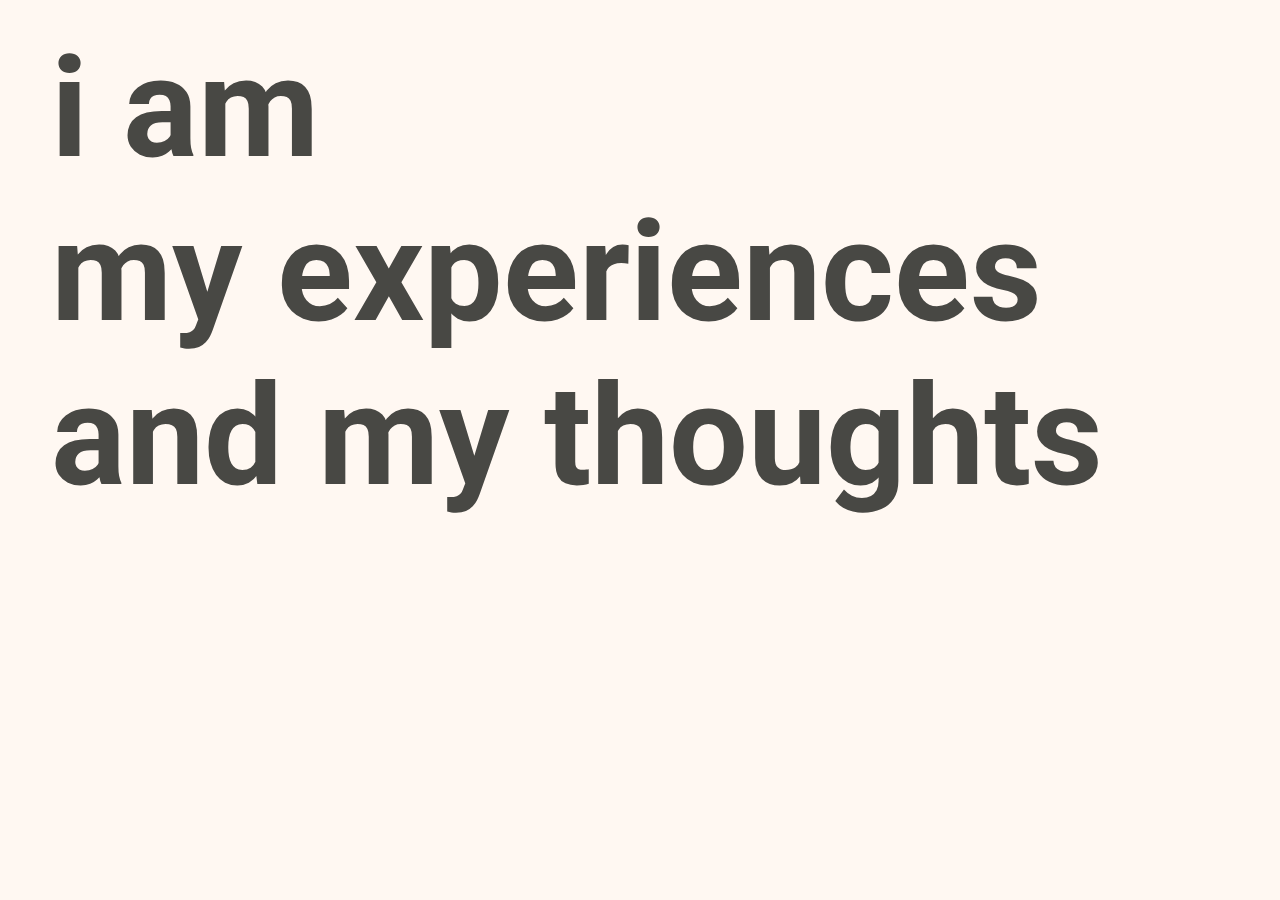
<file: index.html>
<!doctype html>
<html lang="en">
  <head>
    <title>DanielNG</title>
    <!-- Required meta tags -->
    <meta charset="utf-8">
    <meta name="viewport" content="width=device-width, initial-scale=1, shrink-to-fit=no">

    <!-- Bootstrap CSS -->
    <link rel="stylesheet" href="https://stackpath.bootstrapcdn.com/bootstrap/4.3.1/css/bootstrap.min.css" integrity="sha384-ggOyR0iXCbMQv3Xipma34MD+dH/1fQ784/j6cY/iJTQUOhcWr7x9JvoRxT2MZw1T" crossorigin="anonymous">
    <link rel="stylesheet" type="text/css" href="css/style.css">
    <link href="https://fonts.googleapis.com/css2?family=Roboto:wght@400;700&display=swap" rel="stylesheet"> 
    <script type="text/javascript" src="js/jsfile.js"></script>
    <script type="text/javascript" src="js/jquery.js"></script>
    <!-- Global site tag (gtag.js) - Google Analytics -->
<script async src="https://www.googletagmanager.com/gtag/js?id=UA-170229688-1"></script>
<script>
  window.dataLayer = window.dataLayer || [];
  function gtag(){dataLayer.push(arguments);}
  gtag('js', new Date());

  gtag('config', 'UA-170229688-1');
</script>

  </head>
  <body>
          <!-- If you're looking at this right now., I'm honored . I've been working on this site fora while and wanted 
                to be able to get it exactly where I wanted it to be. So the fact that you would  at the source code is really
                awesome to me . Anyways, I hope that you like the site and think it's cool but if you want to talk to 
                me about it  dm me on Instagram: @danielng.exe. 
        
                        ps. If you keep looking at the source code you'll find even more comments like this.... -->
            <div class = " row  menulayout">
                  <div class=  " col innerElement"><a href="i-am.html" >i am</a> <span id ="i-am" class= "spanElement">About me and what I want to do.</span></div>  
                  <div class=  " col innerElement"><a href="my-experiences.html">my experiences</a><span id ="my-experiences" class= "spanElement">Where I’ve worked and what I’ve worked on.</span></div> 
                  <div class=  " col innerElement"><a href="and-my-thoughts.html" >and my thoughts</a><span  id ="and-my-thoughts" class= "spanElement" >A portfolio of my ideas and writings. </span></div>
        </div>
      
    <!-- Optional JavaScript -->
    <!-- jQuery first, then Popper.js, then Bootstrap JS -->
    <script src="https://code.jquery.com/jquery-3.3.1.slim.min.js" integrity="sha384-q8i/X+965DzO0rT7abK41JStQIAqVgRVzpbzo5smXKp4YfRvH+8abtTE1Pi6jizo" crossorigin="anonymous"></script>
    <script src="https://cdnjs.cloudflare.com/ajax/libs/popper.js/1.14.7/umd/popper.min.js" integrity="sha384-UO2eT0CpHqdSJQ6hJty5KVphtPhzWj9WO1clHTMGa3JDZwrnQq4sF86dIHNDz0W1" crossorigin="anonymous"></script>
    <script src="https://stackpath.bootstrapcdn.com/bootstrap/4.3.1/js/bootstrap.min.js" integrity="sha384-JjSmVgyd0p3pXB1rRibZUAYoIIy6OrQ6VrjIEaFf/nJGzIxFDsf4x0xIM+B07jRM" crossorigin="anonymous"></script>
  </body>
</html>
</file>
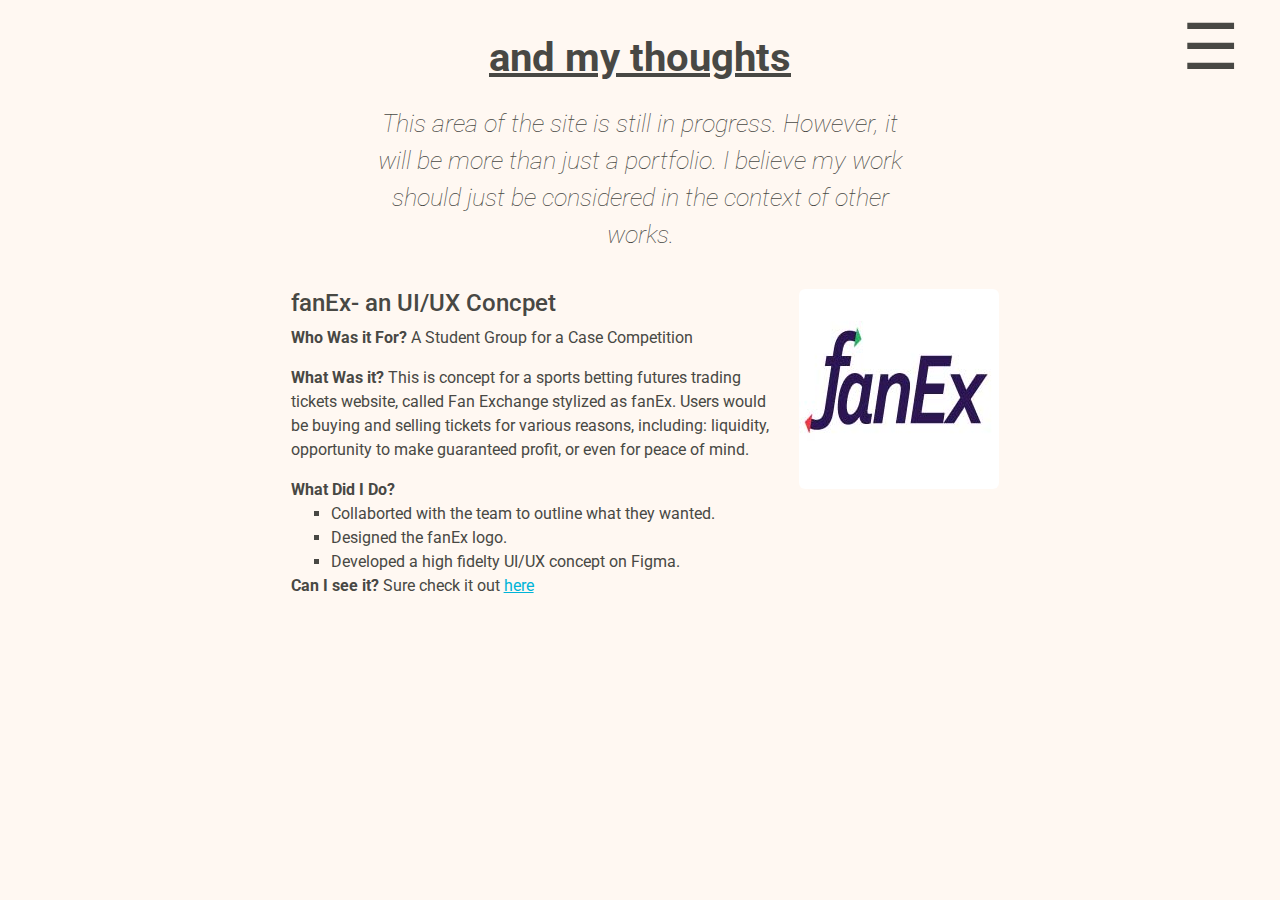
<file: and-my-thoughts.html>
<!doctype html>
<html lang="en">
  <head>
    <title>DanielNG</title>
    <!-- Required meta tags -->
    <meta charset="utf-8">
    <meta name="viewport" content="width=device-width, initial-scale=1, shrink-to-fit=no">

    <!-- Bootstrap CSS -->
    <link rel="stylesheet" href="https://stackpath.bootstrapcdn.com/bootstrap/4.3.1/css/bootstrap.min.css" integrity="sha384-ggOyR0iXCbMQv3Xipma34MD+dH/1fQ784/j6cY/iJTQUOhcWr7x9JvoRxT2MZw1T" crossorigin="anonymous">
    <link rel="stylesheet" type="text/css" href="css/style.css">
    <link href="https://fonts.googleapis.com/css2?family=Roboto:ital,wght@0,100;0,300;0,400;0,500;0,700;0,900;1,100;1,300;1,500&display=swap" rel="stylesheet"> 
    
    <script type="text/javascript" src="js/jquery.js"></script>
    <!-- Global site tag (gtag.js) - Google Analytics -->
<script async src="https://www.googletagmanager.com/gtag/js?id=UA-170229688-1"></script>
<script>
  window.dataLayer = window.dataLayer || [];
  function gtag(){dataLayer.push(arguments);}
  gtag('js', new Date());

  gtag('config', 'UA-170229688-1');
</script>

  </head>
  <body>
          <!-- If you're looking at this right now., I'm honored . I've been working on this site for a while and wanted 
                to be able to get it exactly where I wanted it to be. So the fact that you would  peek at the source code is really
                awesome to me . Anyways, I hope that you like the site and think it's cool but if you want to talk to 
                me about it  dm me on Instagram: @danielng.exe.  
        
                        ps. If you keep looking at the source code you'll find even more comments like this....  -->
                        
                        <div id="myNav" class="overlay">
                          <a href="javascript:void(0)" class="closebtn" onclick="closeNav()">&times;</a>
                          <div class="overlay-content">
                            <a href="i-am.html">i am<span id ="overlay-iam" class="overlayspans">About me and what I want to do.</span></a>
                            <a href="my-experiences.html">my experiences<span id ="overlay-imyexp" class="overlayspans">Where I’ve worked and what I’ve worked on.</span></a>
                            <a href="and-my-thoughts.html">and my thoughts<span id ="overlay-mythoughts" class="overlayspans">A portfolio of my ideas and writings. </span></a>
                          </div>
                        </div>
                        <span class = "hamburger" onclick="openNav()">&#9776; </span>

                        <div class="container" >
                            <div class="row">
                              <div class="col-md-auto pageTitle">
                            and my thoughts
                              </div>
                            </div>
                            <div class="row">
                                <div class ="col-md-auto subTitles"> 
                                    <p id ="myQuote"> This area of the site is still in progress. However, it will be more than just a portfolio. I believe my work should just be considered in the context of other works.</p>
                                </div>
                                <div>
                                    <div class = "row justify-content-md-center"">
                                        <div class= "col-md-8 cardCenter">
                                            <div class="media">
                                                <div class="media-body resume">
                                                  <h4 class="mt-0"> fanEx- an UI/UX Concpet</h4>
                                                  <p><b> Who Was it For?</b> A Student Group for a Case Competition</p>
                                                  <p><b> What Was it?</b> This is concept for a sports betting futures trading tickets website, called Fan Exchange stylized as fanEx. Users would be buying and selling tickets for various reasons, including: liquidity, opportunity to make guaranteed profit, or even for peace of mind.</p>
                                                  <b> What Did I Do?</b>
                                                  <ul class="mb-0">
                                                      <li>Collaborted with the team to outline what they wanted.</li>
                                                      <li>Designed the fanEx logo.</li>
                                                      <li>Developed a high fidelty UI/UX concept on Figma.</li>
                                                  </ul>
                                                  <p><b> Can I see it?</b> Sure check it out <a href ="https://xd.adobe.com/view/00c5d980-5b3a-48e3-6bfd-b1f31bf2888c-76f4/?fullscreen" class="linkstyling">here</a></p>
                                                </div>
                                                <img src="images/fanexlogo.jpg" class="align-self-right mr-3" alt="...">
                                              </div>
                                        </div>
                                    </div>
                        
    <!-- Optional JavaScript -->
    <script type="text/javascript" src="js/jsfile.js"></script>
    <!-- jQuery first, then Popper.js, then Bootstrap JS -->
    <script src="https://code.jquery.com/jquery-3.3.1.slim.min.js" integrity="sha384-q8i/X+965DzO0rT7abK41JStQIAqVgRVzpbzo5smXKp4YfRvH+8abtTE1Pi6jizo" crossorigin="anonymous"></script>
    <script src="https://cdnjs.cloudflare.com/ajax/libs/popper.js/1.14.7/umd/popper.min.js" integrity="sha384-UO2eT0CpHqdSJQ6hJty5KVphtPhzWj9WO1clHTMGa3JDZwrnQq4sF86dIHNDz0W1" crossorigin="anonymous"></script>
    <script src="https://stackpath.bootstrapcdn.com/bootstrap/4.3.1/js/bootstrap.min.js" integrity="sha384-JjSmVgyd0p3pXB1rRibZUAYoIIy6OrQ6VrjIEaFf/nJGzIxFDsf4x0xIM+B07jRM" crossorigin="anonymous"></script>
  </body>
</html>
</file>
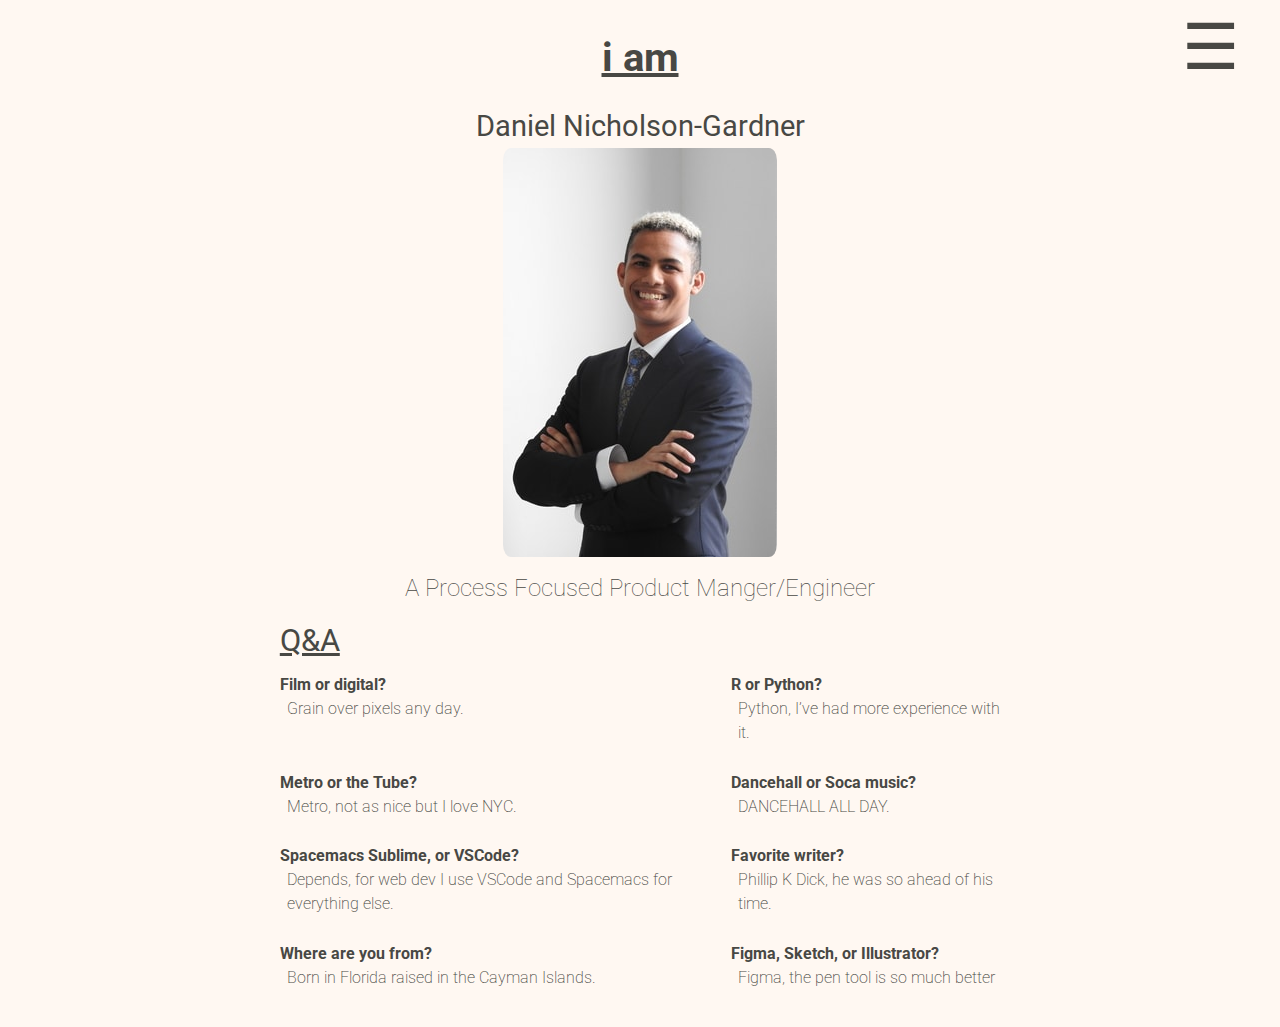
<file: i-am.html>
<!doctype html>
<html lang="en">
  <head>
    <title>DanielNG</title>
    <!-- Required meta tags -->
    <meta charset="utf-8">
    <meta name="viewport" content="width=device-width, initial-scale=1, shrink-to-fit=no">

    <!-- Bootstrap CSS -->
    <link rel="stylesheet" href="https://stackpath.bootstrapcdn.com/bootstrap/4.3.1/css/bootstrap.min.css" integrity="sha384-ggOyR0iXCbMQv3Xipma34MD+dH/1fQ784/j6cY/iJTQUOhcWr7x9JvoRxT2MZw1T" crossorigin="anonymous">
    <link rel="stylesheet" type="text/css" href="css/style.css">
    <link href="https://fonts.googleapis.com/css2?family=Roboto:ital,wght@0,100;0,300;0,400;0,500;0,700;0,900;1,100;1,300;1,500&display=swap" rel="stylesheet"> 
    <script type="text/javascript" src="js/jsfile.js"></script>
    <script type="text/javascript" src="js/jquery.js"></script>
    <!-- Global site tag (gtag.js) - Google Analytics -->
<script async src="https://www.googletagmanager.com/gtag/js?id=UA-170229688-1"></script>
<script>
  window.dataLayer = window.dataLayer || [];
  function gtag(){dataLayer.push(arguments);}
  gtag('js', new Date());

  gtag('config', 'UA-170229688-1');
</script>

    
  </head>
  <body>
          <!-- -->
          
        <div id="myNav" class="overlay">
          <a href="javascript:void(0)" class="closebtn" onclick="closeNav()">&times;</a>
          <div class="overlay-content">
            <a href="i-am.html">i am<span id ="overlay-iam" class="overlayspans">About me and what I want to do.</span></a>
            <a href="my-experiences.html">my experiences<span id ="overlay-imyexp" class="overlayspans">Where I’ve worked and what I’ve worked on.</span></a>
            <a href="and-my-thoughts.html">and my thoughts<span id ="overlay-mythoughts" class="overlayspans">A portfolio of my ideas and writings. </span></a>
          </div>
        </div>
          <span class = "hamburger" onclick="openNav()">&#9776; </span>
        
        <div class="container" >
          <div class="row">
            <div class="col-md-auto pageTitle">
              i am
              </div>
            </div>
          <div class="row">
            <div class="col-md-auto subTitles">
              <p id="name"> Daniel Nicholson-Gardner</p>
              <img id="mypic"src="images/i-amprofilepics.jpg">
              <p id ="tagline"> A Process Focused Product Manger/Engineer</p>
            </div>
          </div>

          <!-- BEGINING OF THE  QA-->
          <div class="row justify-content-center">
            <div class="col-md-auto"></div>
            <div class="col-md-8 ">
              <table class ="table table-borderless  table-sm tableMove">
                <thead>
                  <tr>
                            <th id = "qaTitle"> Q&A</th>
                            <th></th>
                  </tr>    
                </thead>
                <tbody>
                  <tr>
                    <th>Film or digital?
                      <p class="answers"> Grain over pixels any day.</p>
                    </th>
                    <td class = "questions">R or Python?
                      <p class="answers"> Python, I’ve had more experience with it.</p>
                    </td>
                  </tr>
                  <tr>
                    <th>Metro or the Tube?
                      <p class="answers">Metro, not as nice but I love NYC.</p>
                    </th>
                    <td class = "questions">Dancehall or Soca music?
                      <p class="answers">DANCEHALL ALL DAY.</p>
                    </td>
                  </tr>
                  <tr>
                    <th>Spacemacs Sublime, or VSCode?
                      <p class="answers">Depends, for web dev I use VSCode and Spacemacs for everything else.</p>
                    </th>
                    <td class = "questions">Favorite writer?
                      <p class="answers">Phillip K Dick, he was so ahead of his time.</p>
                    </td>
                  </tr>
                  <tr>
                    <th>Where are you from?
                      <p class="answers"> Born in Florida raised in the Cayman Islands.</p>
                    </th>
                    <td class = "questions">Figma, Sketch, or Illustrator?
                      <p class="answers">Figma, the pen tool is so much better</p>
                    </td>
                  </tr>
                </tbody>
              </table>
            </div>
            <div class="col-md-auto"></div>
          </div>
          <div class="row">
                  <div class="col-md-6  ">

                    </div>

          </div>
        </div>
                        
    <!-- Optional JavaScript -->
    
    <!-- jQuery first, then Popper.js, then Bootstrap JS -->
    
  </body>
  
</html>
</file>
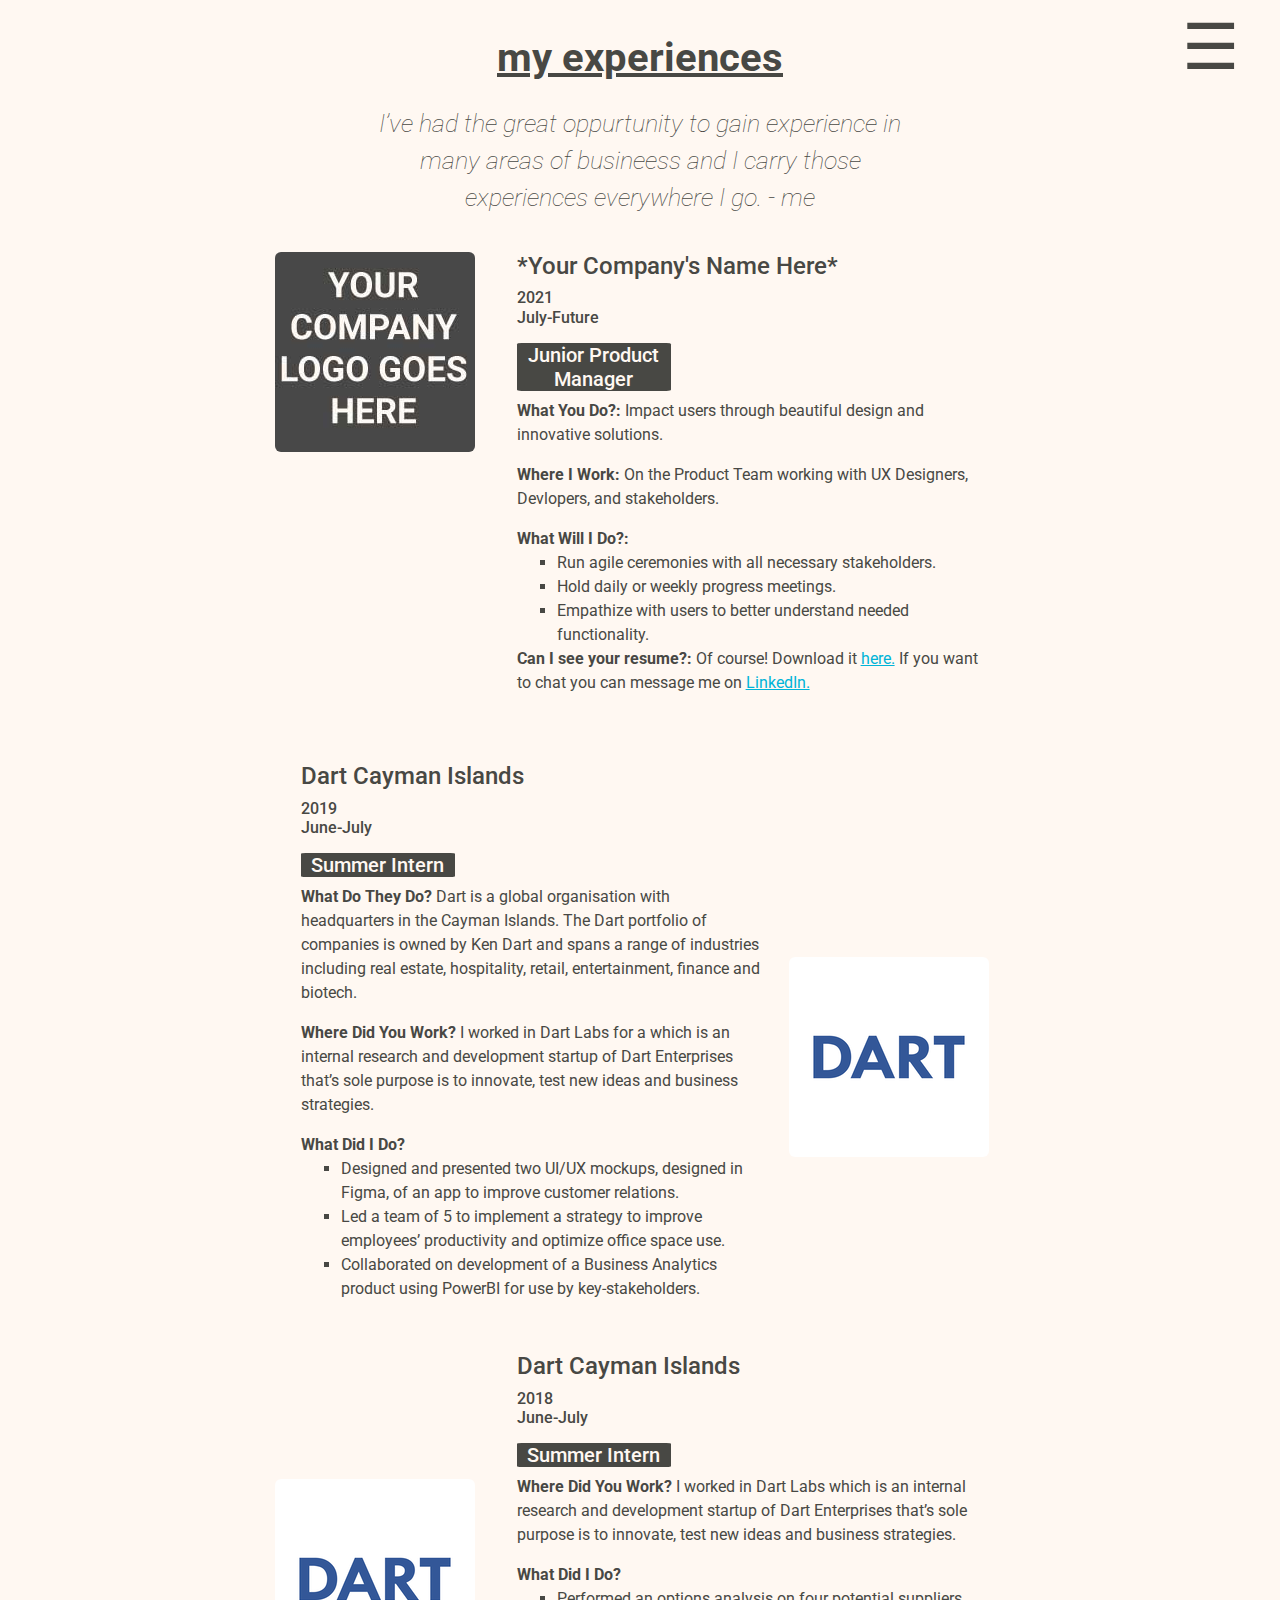
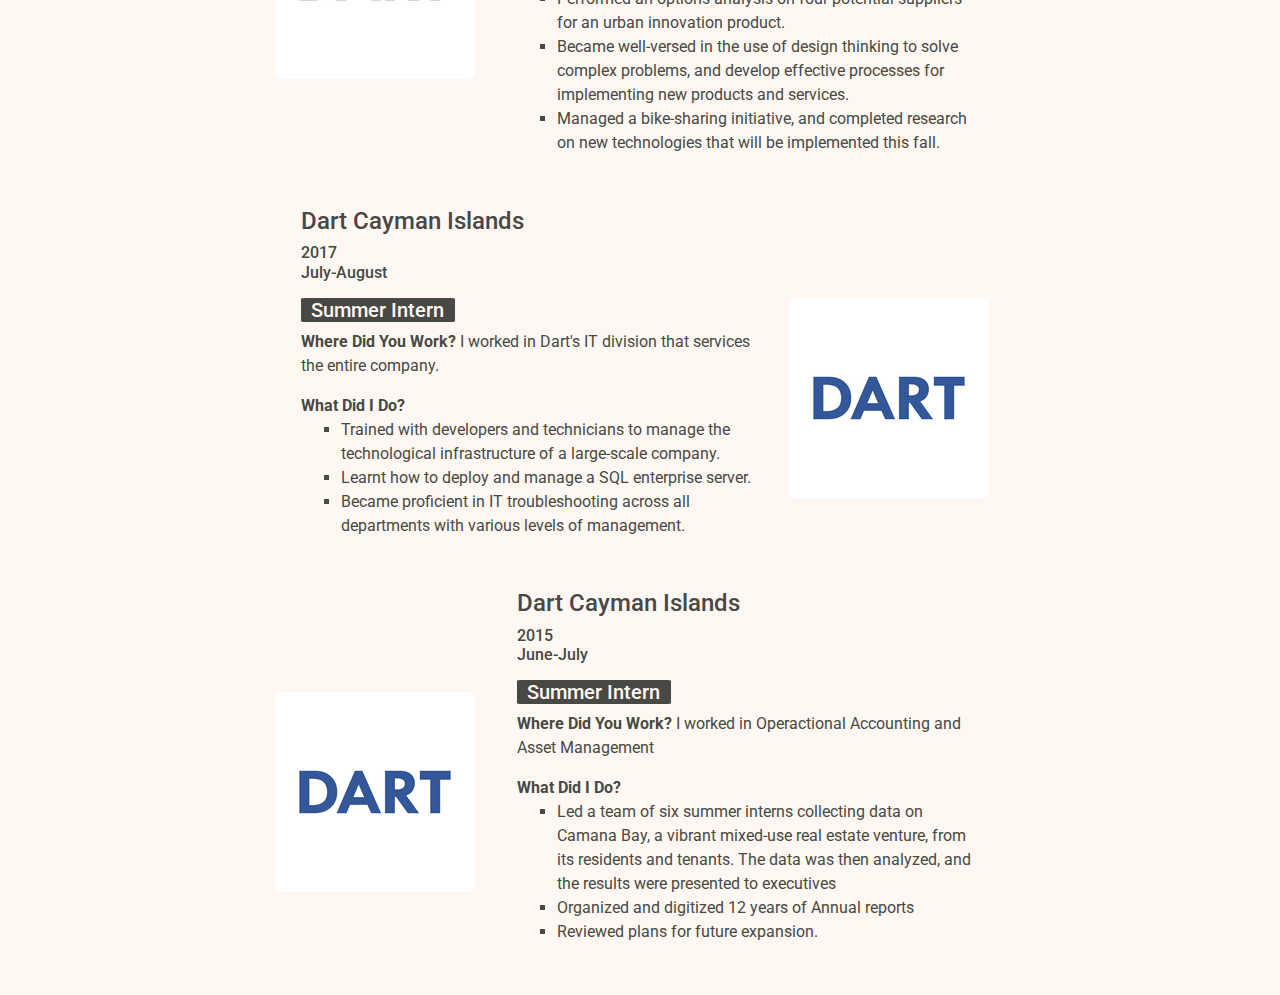
<file: my-experiences.html>
<!doctype html>
<html lang="en">
  <head>
    <title>DanielNG</title>
    <!-- Required meta tags -->
    <meta charset="utf-8">
    <meta name="viewport" content="width=device-width, initial-scale=1, shrink-to-fit=no">

    <!-- Bootstrap CSS -->
    <link rel="stylesheet" href="https://stackpath.bootstrapcdn.com/bootstrap/4.3.1/css/bootstrap.min.css" integrity="sha384-ggOyR0iXCbMQv3Xipma34MD+dH/1fQ784/j6cY/iJTQUOhcWr7x9JvoRxT2MZw1T" crossorigin="anonymous">
    <link rel="stylesheet" type="text/css" href="css/style.css">
    <link href="https://fonts.googleapis.com/css2?family=Roboto:ital,wght@0,100;0,300;0,400;0,500;0,700;0,900;1,100;1,300;1,500&display=swap" rel="stylesheet"> 
    <script type="text/javascript" src="js/jsfile.js"></script>
    <script type="text/javascript" src="js/jquery.js"></script>
    <!-- Global site tag (gtag.js) - Google Analytics -->
<script async src="https://www.googletagmanager.com/gtag/js?id=UA-170229688-1"></script>
<script>
  window.dataLayer = window.dataLayer || [];
  function gtag(){dataLayer.push(arguments);}
  gtag('js', new Date());

  gtag('config', 'UA-170229688-1');
</script>

  </head>
  <body>
          <!--  -->
                        <!-- Navigation-->
                        <div id="myNav" class="overlay">
                          <a href="javascript:void(0)" class="closebtn" onclick="closeNav()">&times;</a>
                          <div class="overlay-content">
                            <a href="i-am.html">i am<span id ="overlay-iam" class="overlayspans">About me and what I want to do.</span></a>
                            <a href="my-experiences.html">my experiences<span id ="overlay-imyexp" class="overlayspans">Where I’ve worked and what I’ve worked on.</span></a>
                            <a href="and-my-thoughts.html">and my thoughts<span id ="overlay-mythoughts" class="overlayspans">A portfolio of my ideas and writings. </span></a>
                          </div>
                        </div>
                        <span class = "hamburger" onclick="openNav()">&#9776; </span>
                    <!-- End of  Navigation-->
                        <div class="container" >
                            <div class="row">
                              <div class="col-md-auto pageTitle">
                            my experiences
                              </div>
                            </div>
                            <div class="row">
                                <div class ="col-md-auto subTitles"> 
                                    <p id ="myQuote"> I’ve had the great oppurtunity to gain experience in many areas of busineess and I carry those experiences everywhere I go. - me</p>
                                </div>
                            </div>
                            <!--YOUR COMPANY HERE STUFF-->
                            <div class = "row justify-content-md-center"">
                                <div class= "col-md-8 cardCenter">
                                    <div class="media">
                                        <img src="images/yourcompanylogo.jpg" class="align-self-start mr-3" alt="...">
                                        <div class="media-body resume">
                                          <h4 class="mt-0">*Your Company's Name Here*</h4>
                                          <h6 class="mt-0 rightDate">2021 <p>July-Future</p></h5>
                                            <div class="outlineText"><h5>Junior Product Manager</h5></div>
                                            <p><b> What You Do?:</b> Impact users through beautiful design and innovative solutions.</p>
                                            <p><b> Where I Work:</b> On the Product Team working with UX Designers, Devlopers, and stakeholders.</p>
                                            <b> What Will I Do?:</b>
                                            <ul class="mb-0">
                                                <li>Run agile ceremonies with all necessary stakeholders.</li>
                                                <li>Hold daily or weekly progress meetings.</li>
                                                <li>Empathize with users to better understand needed functionality.</li>
                                            </ul>
                                            <p><b> Can I see your resume?:</b> Of course! Download it  <a href="images/DNG Resumev8.pdf"  class  =" linkstyling">here.</a> If you want to chat you can message me on <a href="https://www.linkedin.com/in/ngardnerdaniel/" class="linkstyling"> LinkedIn.</a> </p>
                                        </div>
                                      </div>
                                </div>
                            </div>
                                        <!--DART-->
                            <div class = "row justify-content-md-center"">
                                <div class= "col-md-8 cardCenter">
                                    <div class="media">
                                        <div class="media-body resume">
                                          <h4 class="mt-0">Dart Cayman Islands</h4>
                                          <h6 class="mt-0 rightDate">2019<p>June-July </p></h5>
                                            <div class="outlineText role"><h5>Summer Intern</h5></div>
                                          <p><b> What Do They Do?</b> Dart is a global organisation with headquarters in the Cayman Islands. The Dart portfolio of companies is owned by Ken Dart and spans a range of industries including real estate, hospitality, retail, entertainment, finance and biotech.</p>
                                          <p><b>Where Did You Work?</b>  I worked in Dart Labs for a which is an internal research and development startup of Dart Enterprises that’s sole purpose is to innovate, test new ideas and business strategies.</p>
                                          <b> What Did I Do?</b>
                                          <ul class="mb-0">
                                              <li>Designed and presented two UI/UX mockups, designed in Figma, of an app to improve customer relations.</li>
                                              <li>Led a team of 5 to implement a strategy to improve employees’ productivity and optimize office space use.</li>
                                              <li>Collaborated on development of a Business Analytics product using PowerBI for use by key-stakeholders.</li>
                                          </ul>
                                        </div>
                                        <img src="images/dart.png" class="align-self-center mr-3" alt="...">
                                      </div>
                                </div>
                            </div>
                

                            <div class = "row justify-content-md-center"">
                                <div class= "col-md-8 cardCenter">
                                    <div class="media">
                                        <img src="images/dart.png" class="align-self-center mr-3" alt="...">
                                        <div class="media-body resume">
                                            <h4 class="mt-0">Dart Cayman Islands</h4>
                                            <h6 class="mt-0 rightDate">2018 <p>June-July </p></h5>
                                              <div class="outlineText role"><h5>Summer Intern</h5></div>
                                              <p><b>Where Did You Work?</b>  I worked in Dart Labs which is an internal research and development startup of Dart Enterprises that’s sole purpose is to innovate, test new ideas and business strategies.</p>
                                              <b> What Did I Do?</b>
                                              <ul class="mb-0">
                                                  <li>Performed an options analysis on four potential suppliers for an urban innovation product.</li>
                                                  <li>Became well-versed in the use of design thinking to solve complex problems, and develop effective processes for implementing new products and services.</li>
                                                  <li>Managed a bike-sharing initiative, and completed research on new technologies that will be implemented this fall.</li>
                                              </ul>
                                        </div>
                                      </div>
                                </div>
                            </div>

                            <div class = "row justify-content-md-center"">
                                <div class= "col-md-8 cardCenter">
                                    <div class="media">
                                        <div class="media-body resume">
                                          <h4 class="mt-0">Dart Cayman Islands</h4>
                                          <h6 class="mt-0 rightDate">2017<p>July-August </p></h5>
                                            <div class="outlineText role"><h5>Summer Intern</h5></div>
                                          <p><b>Where Did You Work?</b>  I worked in Dart's IT division that services the entire company. </p>
                                          <b> What Did I Do?</b>
                                          <ul class="mb-0">
                                              <li>Trained with developers and technicians to manage the technological infrastructure of a large-scale company.</li>
                                              <li>Learnt how to deploy and manage a SQL enterprise server.</li>
                                              <li>Became proficient in IT troubleshooting across all departments with various levels of management.</li>
                                          </ul>
                                        </div>
                                        <img src="images/dart.png" class="align-self-center mr-3" alt="...">
                                      </div>
                                </div>
                            </div>

                            <div class = "row justify-content-md-center"">
                                <div class= "col-md-8 cardCenter">
                                    <div class="media">
                                        <img src="images/dart.png" class="align-self-center mr-3" alt="...">
                                        <div class="media-body resume">
                                            <h4 class="mt-0">Dart Cayman Islands</h4>
                                            <h6 class="mt-0 rightDate">2015 <p>June-July </p></h5>
                                              <div class="outlineText role"><h5>Summer Intern</h5></div>
                                              <p><b>Where Did You Work?</b> I worked in Operactional Accounting and Asset Management</p>
                                              <b> What Did I Do?</b>
                                              <ul class="mb-0">
                                                  <li>Led a team of six summer interns collecting data on Camana Bay, a vibrant mixed-use real estate venture, from its residents and tenants. The data was then analyzed, and the results were presented to executives</li>
                                                  <li>Organized and digitized 12 years of Annual reports </li>
                                                  <li>Reviewed plans for future expansion.</li>
                                              </ul>
                                        </div>
                                      </div>
                                </div>
                            </div>
                        </div>

    <!-- Optional JavaScript -->
    
    <!-- jQuery first, then Popper.js, then Bootstrap JS -->
    <script src="https://code.jquery.com/jquery-3.3.1.slim.min.js" integrity="sha384-q8i/X+965DzO0rT7abK41JStQIAqVgRVzpbzo5smXKp4YfRvH+8abtTE1Pi6jizo" crossorigin="anonymous"></script>
    <script src="https://cdnjs.cloudflare.com/ajax/libs/popper.js/1.14.7/umd/popper.min.js" integrity="sha384-UO2eT0CpHqdSJQ6hJty5KVphtPhzWj9WO1clHTMGa3JDZwrnQq4sF86dIHNDz0W1" crossorigin="anonymous"></script>
    <script src="https://stackpath.bootstrapcdn.com/bootstrap/4.3.1/js/bootstrap.min.js" integrity="sha384-JjSmVgyd0p3pXB1rRibZUAYoIIy6OrQ6VrjIEaFf/nJGzIxFDsf4x0xIM+B07jRM" crossorigin="anonymous"></script>
  </body>
</html>
</file>
<file: template.html>
<!doctype html>
<html lang="en">
  <head>
    <title>ng-daniel</title>
    <!-- Required meta tags -->
    <meta charset="utf-8">
    <meta name="viewport" content="width=device-width, initial-scale=1, shrink-to-fit=no">

    <!-- Bootstrap CSS -->
    <link rel="stylesheet" href="https://stackpath.bootstrapcdn.com/bootstrap/4.3.1/css/bootstrap.min.css" integrity="sha384-ggOyR0iXCbMQv3Xipma34MD+dH/1fQ784/j6cY/iJTQUOhcWr7x9JvoRxT2MZw1T" crossorigin="anonymous">
    <link rel="stylesheet" type="text/css" href="css/style.css">
    <link href="https://fonts.googleapis.com/css2?family=Roboto:ital,wght@0,100;0,300;0,400;0,500;0,700;0,900;1,100;1,300;1,500&display=swap" rel="stylesheet"> 
    
    <script type="text/javascript" src="js/jquery.js"></script>
  </head>
  <body>
          <!-- If you're looking at this right now., I'm honored . I've been working on this site fora while and wanted 
                to be able to get it exactly where I wanted it to be. So the fact that you would  at the source code is really
                awesome to me . Anyways, I hope that you like the site and think it's cool but if you want to talk to 
                me about it  dm me on Instagram: @danielng.exe.  
        
                        ps. If you keep looking at the source code you'll find even more comments like this....  -->
                        <div id="myNav" class="overlay">
                          <a href="javascript:void(0)" class="closebtn" onclick="closeNav()">&times;</a>
                          <div class="overlay-content">
                            <a href="i-am.html">i am<span id ="overlay-iam" class="overlayspans">About me and what I want to do.</span></a>
                            <a href="my-experiences.html">my experiences<span id ="overlay-imyexp" class="overlayspans">Where I’ve worked and what I’ve worked on.</span></a>
                            <a href="and-my-thoughts.html">and my thoughts<span id ="overlay-mythoughts" class="overlayspans">Some of my ideas, writings, and other ideas.</span></a>
                          </div>
                        </div>
                        <span class = "hamburger" onclick="openNav()">&#9776; </span>
                        
    <!-- Optional JavaScript -->
    <script type="text/javascript" src="js/jsfile.js"></script>
    <!-- jQuery first, then Popper.js, then Bootstrap JS -->
    <script src="https://code.jquery.com/jquery-3.3.1.slim.min.js" integrity="sha384-q8i/X+965DzO0rT7abK41JStQIAqVgRVzpbzo5smXKp4YfRvH+8abtTE1Pi6jizo" crossorigin="anonymous"></script>
    <script src="https://cdnjs.cloudflare.com/ajax/libs/popper.js/1.14.7/umd/popper.min.js" integrity="sha384-UO2eT0CpHqdSJQ6hJty5KVphtPhzWj9WO1clHTMGa3JDZwrnQq4sF86dIHNDz0W1" crossorigin="anonymous"></script>
    <script src="https://stackpath.bootstrapcdn.com/bootstrap/4.3.1/js/bootstrap.min.js" integrity="sha384-JjSmVgyd0p3pXB1rRibZUAYoIIy6OrQ6VrjIEaFf/nJGzIxFDsf4x0xIM+B07jRM" crossorigin="anonymous"></script>
  </body>
</html>
</file>
<file: css/style.css>
@charset "utf-8";
/* Global Styles */
html{
	background-color: #FFF8F2;
	color: #484844;
	font-size: 100%;
}
body{
	background-color: #FFF8F2;
	color: #484844;
	font-family: Roboto,sans-serif;
}
img{border-radius: 3%;}
a{outline: 0;}
/*CSS FOR LANDING PAGE*/
	/*Menu for landing page*/
	.menulayout  {
		top:2vw;
		display: flex;
		flex-direction: column;
		position: absolute;
		left:  4vw;
		font-family: Roboto;
		font-style: bold;
		font-weight: 700;
		font-size: 8.75rem;
		line-height: 164px;
		text-decoration: none;
		color: inherit;
	}
	ul li{
		list-style: none;
	}
	/* Hovering over styling*/
	.menulayout:hover > div{
		opacity: 0.05;
	}
	.menulayout:hover > div:hover {
		opacity: 1.0;
	}
	/*to remove the horrible blue and underline*/
		a, a:hover{
		text-decoration: inherit;
		color: inherit;
	}

	/* Span styling*/

	/*FROM 40-42 IS 0NLY FOR SHOWING THE SPAN  ON HOVER
	IT TOOK WAY TOO LONG TO DO THIS....REMEMBER IT DANIEL! (yes i do feel a type of way reading this!!!
	*/
	.spanElement { display: none; }
	.innerElement:hover  .spanElement {
		display: block;
	}
	.innerElement{
		outline: 0;
	}
	.spanElement{
		font-family: inherit;
		font-style: normal;
		font-weight: normal;
		font-size: 1.75rem;
		line-height: 33px;
	}

	#i-am{
		position: absolute;
		right:  40vw;
		top: 11vw;	
	}

	#my-experiences{
		position: absolute;
		right: 4vw;
		top: 11vw;
	}
	#and-my-thoughts{
		position: absolute;
		right: -1vw;
		top: 13vw;
	}
/*END OF CSS FOR LANDING PAGE*/

/*FOR NAVIGATION: At the time of writing this I couldn't rectify the same layout i made for the index.html with the
	steps necessary for  creating a drop down menu*/
	.overlay {
		width: 100%;
		position: fixed;
		z-index: 1;
		top: 0;
		left: 0;
		background-color: #FFF8F2;
		background-color: #FFF8F2;
		overflow-y: hidden;
		transition: 0.5s;
	  }
	  
	  .overlay-content {
		top:2vw;
		display: flex;
		flex-direction: column;
		position: absolute;
		left:  4vw;
		font-family: Roboto;
		font-style: bold;
		font-weight: 700;
		font-size: 8.75rem;
		line-height: 10.25rem;
		text-decoration: none;
	  }
	  
	  .overlay a {
		text-decoration: none;
		color: #484844;
		display: block;
		transition: 0.3s;
	  }
	  
	  .overlay-content:hover > a{
		opacity: 0.05;
	}
	.overlay-content:hover > a:hover {
		opacity: 1.0;
	}
	  
	  .overlay .closebtn {
		position: absolute;
		top: -0.6vw;
		right: 3.6vw;
		font-size: 6vw;
		display:block;
		height: 80px;
	  }
	  .hamburger{
		position: fixed;
		overflow: hidden;
		right: 3.2vw;
		height: 80px;
		font-size: 5vw;
		cursor: pointer;
		color: #484844;
		
	  }

	  .overlayspans{
		font-family: inherit;
		font-style: normal;
		font-weight: normal;
		font-size: 1.75rem;
		line-height: 2rem;
		display: none;
	  }
	  #overlay-iam{
		position: absolute;
		right:  42vw;
		top: 11vw;
	  }
	  #overlay-imyexp{
		position: absolute;
		right: 2vw;
		top: 24vw;
	  }
	  #overlay-mythoughts{
		width:auto;
		position: absolute;
		right: -2vw;
		top: 39vw;
	  }
	.overlay-content a:hover  .overlayspans {
		display: block;
	}
/*END OF NAVIGATION SYLING*/

/* i am styling  */
.container{
	background-color: inherit;
	color:inherit;
	
}
.pageTitle{
	font-weight: 700;
	font-size: 2.5rem;
	text-decoration-line: underline;
	top: 2.2vw;
	margin: auto;
	  width: 50%;
	  text-align: center;

}
.subTitles {
	top: 3.5vw;
	margin: auto;
  	width: 50%;
	  text-align: center;
}
.table{color: #484844;}
#name{
	font-size: 1.8rem;
	font-weight: 400;	
	margin-bottom: 0em;
}
#tagline{
	font-size: 1.5rem;
	font-weight: 100;
	top: 1vw;
	margin-top: 1vw;
	text-align: center;
}
.tableMove{
	text-align:left ;
	margin-top: 2.8vw;
}
#qaTitle{
	font-size: 2.4vw;
	text-decoration: underline;
	font-weight: 400;
}
.answers{
	margin-left: 7px;
	font-style: normal;
	font-weight: 200;
}
.questions{
	font-style:normal;
	font-weight: 700;
}
/*END OF  i am styling  */


/*MY EXPERIENCES PAGE*/
#myQuote{
	font-size: 1.55rem;
	font-weight: 100;
	font-style: italic;
	padding-bottom: 5vw;
}
.resume{
	top: 5vw;
	padding-bottom: 4vw;
	text-align: left;
	padding-left: 2vw;
	padding-right: 2vw;
}
.outlineText{
	border-radius: 3%;
	background: #484844;
	color:#FFF8F2;
	width: 154px;
	text-align: center;
	height: auto;
}
div li{
	list-style: square;
}
.role {
	padding-top: -4px;
}
.linkstyling{
	color:#00b4d8;
	 text-decoration: underline;
}
/*END OF STYLING  FOR MY EXPERIENCES PAGE*/
/*RESPONSIVE MEDIA QUERIES*/

/*Laptops*/
	/* ----------- Non-Retina Screens ----------- */
	@media screen 
	and (min-device-width: 1200px) 
	and (max-device-width: 1600px) 
	and (-webkit-min-device-pixel-ratio: 1) { 
	}

	/* ----------- Retina Screens ----------- */
	@media screen 
	and (min-device-width: 1200px) 
	and (max-device-width: 1600px) 
	and (-webkit-min-device-pixel-ratio: 2)
	and (min-resolution: 192dpi) { 
	}

/* Media Queries: Tablet Landscape */
</file>
